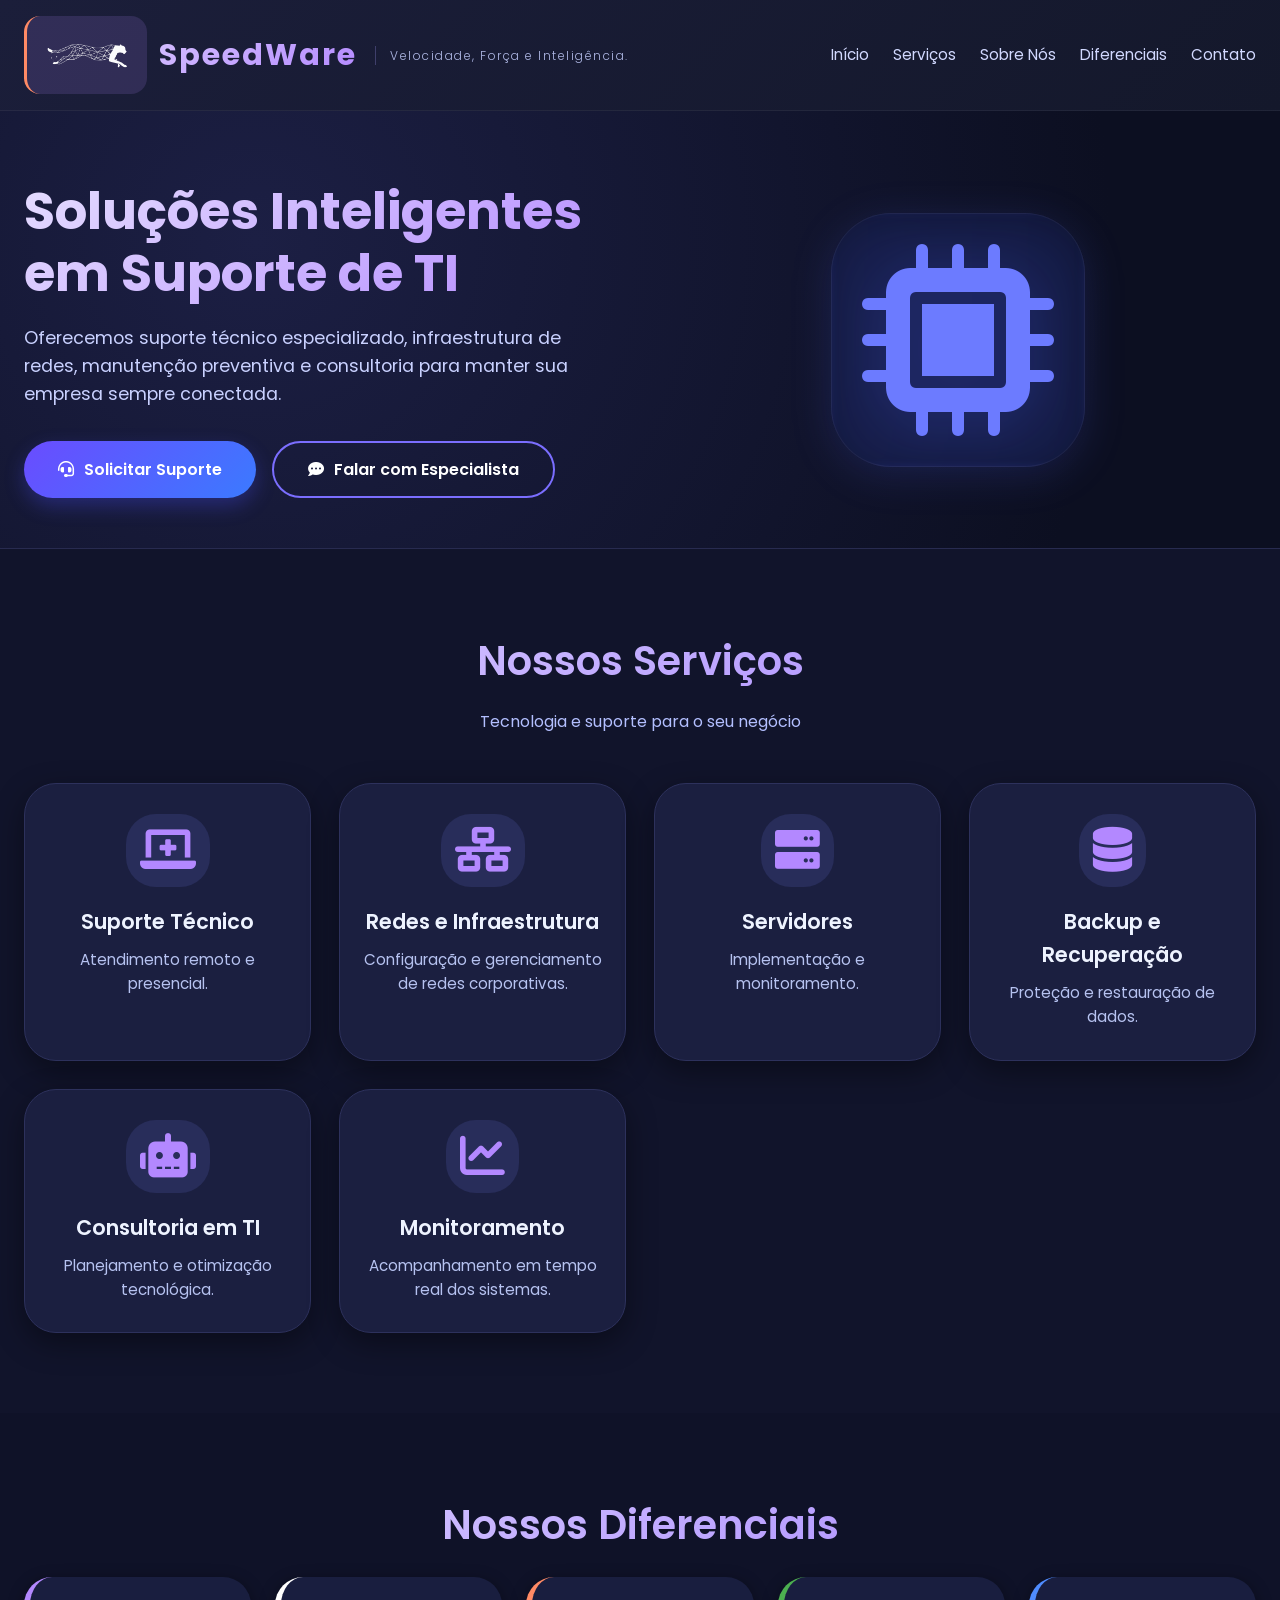
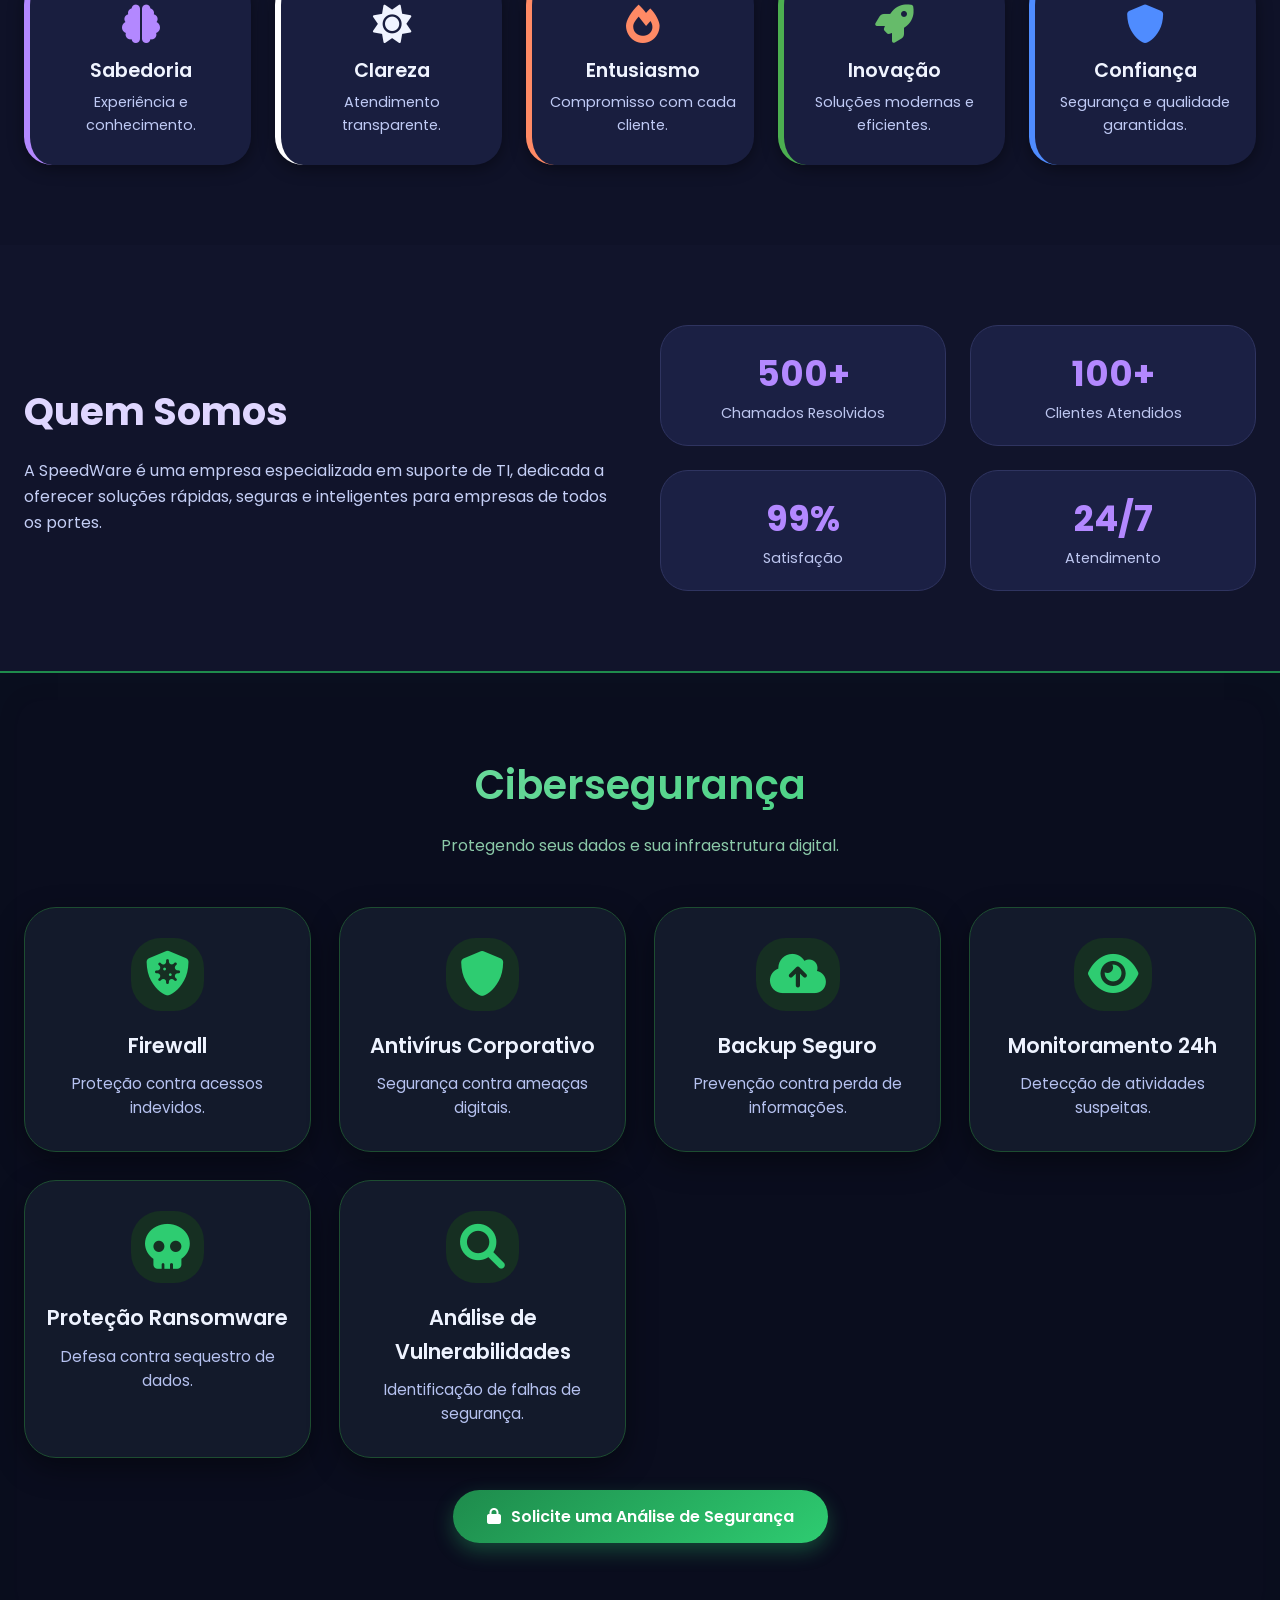
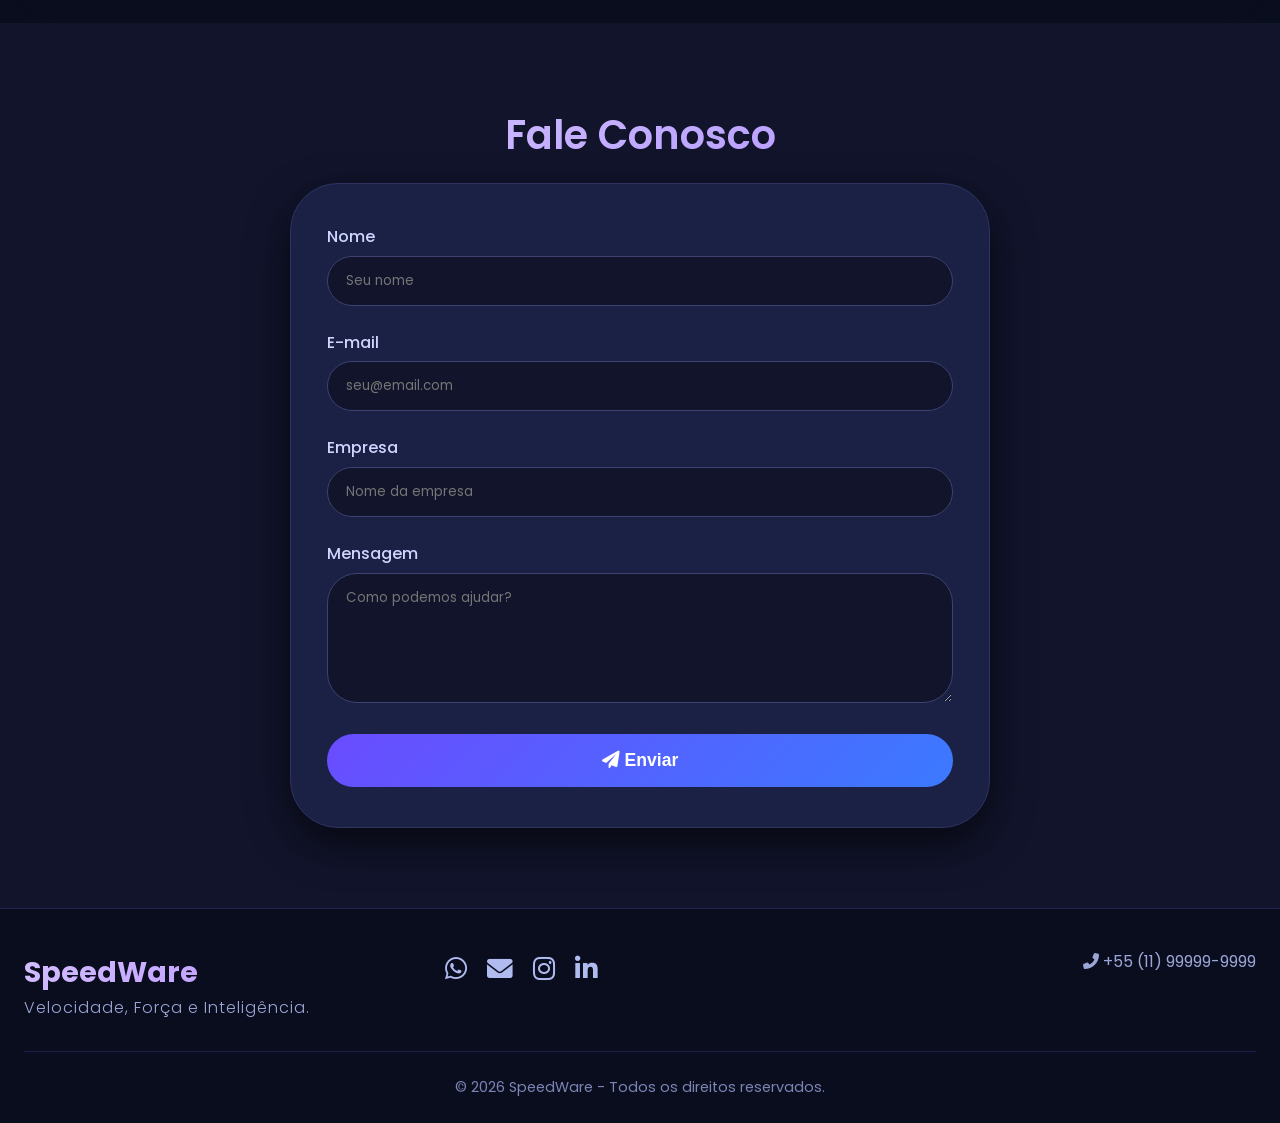
<file: html/spedware.html>
<!DOCTYPE html>
<html lang="pt-BR">
<head>
  <meta charset="UTF-8">
  <meta name="viewport" content="width=device-width, initial-scale=1.0, maximum-scale=1.5">
  <title>SpeedWare · Suporte TI</title>
  <!-- Google Fonts: Poppins -->
  <link rel="preconnect" href="https://fonts.googleapis.com">
  <link rel="preconnect" href="https://fonts.gstatic.com" crossorigin>
  <link href="https://fonts.googleapis.com/css2?family=Poppins:wght@300;400;500;600;700;800&display=swap" rel="stylesheet">
  <!-- Font Awesome 6 (gratuito) para ícones -->
  <link rel="stylesheet" href="https://cdnjs.cloudflare.com/ajax/libs/font-awesome/6.0.0-beta3/css/all.min.css">
  <link rel="stylesheet" href="../css/spedware.css">
 
</head>
<body>
  <!-- CABEÇALHO -->
  <header>
    <div class="container header-grid">
      <div class="logo-area">
        <span class="logo-icon"><img src="../img/clientesemfundo.png" alt="Logo SpeedWare"></span>
        <span class="logo-text">SpeedWare</span>
        <span class="slogan">Velocidade, Força e Inteligência.</span>
      </div>
      <button class="menu-toggle" id="menuToggle" aria-label="Menu"><i class="fas fa-bars"></i></button>
      <nav id="mainNav">
        <a href="#">Início</a>
        <a href="#servicos">Serviços</a>
        <a href="#sobre">Sobre Nós</a>
        <a href="#diferenciais">Diferenciais</a>
        <a href="#contato">Contato</a>
      </nav>
    </div>
  </header>

  <!-- HERO -->
  <section class="hero">
    <div class="container hero-grid">
      <div class="hero-content">
        <h1>Soluções Inteligentes em Suporte de TI</h1>
        <p>Oferecemos suporte técnico especializado, infraestrutura de redes, manutenção preventiva e consultoria para manter sua empresa sempre conectada.</p>
        <div class="hero-buttons">
          <a href="#contato" class="btn"><i class="fas fa-headset"></i> Solicitar Suporte</a>
          <a href="#contato" class="btn btn-outline"><i class="fas fa-comment-dots"></i> Falar com Especialista</a>
        </div>
      </div>
      <div class="hero-image">
        <i class="fas fa-microchip"></i>
      </div>
    </div>
  </section>

  <!-- SERVIÇOS -->
  <section id="servicos" class="servicos">
    <div class="container">
      <h2 class="section-title">Nossos Serviços</h2>
      <p class="section-sub">Tecnologia e suporte para o seu negócio</p>
      <div class="cards-grid">
        <div class="card"><i class="fas fa-laptop-medical"></i><h3>Suporte Técnico</h3><p>Atendimento remoto e presencial.</p></div>
        <div class="card"><i class="fas fa-network-wired"></i><h3>Redes e Infraestrutura</h3><p>Configuração e gerenciamento de redes corporativas.</p></div>
        <div class="card"><i class="fas fa-server"></i><h3>Servidores</h3><p>Implementação e monitoramento.</p></div>
        <div class="card"><i class="fas fa-database"></i><h3>Backup e Recuperação</h3><p>Proteção e restauração de dados.</p></div>
        <div class="card"><i class="fas fa-robot"></i><h3>Consultoria em TI</h3><p>Planejamento e otimização tecnológica.</p></div>
        <div class="card"><i class="fas fa-chart-line"></i><h3>Monitoramento</h3><p>Acompanhamento em tempo real dos sistemas.</p></div>
      </div>
    </div>
  </section>

  <!-- DIFERENCIAIS -->
  <section id="diferenciais" class="diferenciais">
    <div class="container">
      <h2 class="section-title">Nossos Diferenciais</h2>
      <div class="diff-grid">
        <div class="diff-card diff-sabedoria"><i class="fas fa-brain"></i><h4>Sabedoria</h4><p>Experiência e conhecimento.</p></div>
        <div class="diff-card diff-clareza"><i class="fas fa-sun"></i><h4>Clareza</h4><p>Atendimento transparente.</p></div>
        <div class="diff-card diff-entusiasmo"><i class="fas fa-fire"></i><h4>Entusiasmo</h4><p>Compromisso com cada cliente.</p></div>
        <div class="diff-card diff-inovacao"><i class="fas fa-rocket"></i><h4>Inovação</h4><p>Soluções modernas e eficientes.</p></div>
        <div class="diff-card diff-confianca"><i class="fas fa-shield-alt"></i><h4>Confiança</h4><p>Segurança e qualidade garantidas.</p></div>
      </div>
    </div>
  </section>

  <!-- SOBRE + ESTATÍSTICAS -->
  <section id="sobre" class="sobre">
    <div class="container sobre-grid">
      <div class="sobre-texto">
        <h2>Quem Somos</h2>
        <p>A SpeedWare é uma empresa especializada em suporte de TI, dedicada a oferecer soluções rápidas, seguras e inteligentes para empresas de todos os portes.</p>
      </div>
      <div class="stats">
        <div class="stat-item"><div class="num">500+</div><div class="label">Chamados Resolvidos</div></div>
        <div class="stat-item"><div class="num">100+</div><div class="label">Clientes Atendidos</div></div>
        <div class="stat-item"><div class="num">99%</div><div class="label">Satisfação</div></div>
        <div class="stat-item"><div class="num">24/7</div><div class="label">Atendimento</div></div>
      </div>
    </div>
  </section>

  <!-- CIBERSEGURANÇA -->
  <section class="ciberseguranca">
    <div class="container">
      <h2 class="section-title">Cibersegurança</h2>
      <p class="section-sub">Protegendo seus dados e sua infraestrutura digital.</p>
      <div class="cards-grid">
        <div class="card"><i class="fas fa-shield-virus"></i><h3>Firewall</h3><p>Proteção contra acessos indevidos.</p></div>
        <div class="card"><i class="fas fa-shield-alt"></i><h3>Antivírus Corporativo</h3><p>Segurança contra ameaças digitais.</p></div>
        <div class="card"><i class="fas fa-cloud-upload-alt"></i><h3>Backup Seguro</h3><p>Prevenção contra perda de informações.</p></div>
        <div class="card"><i class="fas fa-eye"></i><h3>Monitoramento 24h</h3><p>Detecção de atividades suspeitas.</p></div>
        <div class="card"><i class="fas fa-skull"></i><h3>Proteção Ransomware</h3><p>Defesa contra sequestro de dados.</p></div>
        <div class="card"><i class="fas fa-search"></i><h3>Análise de Vulnerabilidades</h3><p>Identificação de falhas de segurança.</p></div>
      </div>
      <div class="flex-center"><a href="#contato" class="btn btn-verde"><i class="fas fa-lock"></i> Solicite uma Análise de Segurança</a></div>
    </div>
  </section>

  <!-- CONTATO -->
  <section id="contato" class="contato">
    <div class="container">
      <h2 class="section-title">Fale Conosco</h2>
      <div class="form-contato">
        <form>
          <div class="form-group"><label>Nome</label><input type="text" placeholder="Seu nome"></div>
          <div class="form-group"><label>E-mail</label><input type="email" placeholder="seu@email.com"></div>
          <div class="form-group"><label>Empresa</label><input type="text" placeholder="Nome da empresa"></div>
          <div class="form-group"><label>Mensagem</label><textarea placeholder="Como podemos ajudar?"></textarea></div>
          <button type="submit" class="btn-enviar"><i class="fas fa-paper-plane"></i> Enviar</button>
        </form>
      </div>
    </div>
  </section>

  <!-- RODAPÉ -->
  <footer>
    <div class="container">
      <div class="footer-grid">
        <div class="footer-info">
          <h3>SpeedWare</h3>
          <div class="slogan-foot">Velocidade, Força e Inteligência.</div>
        </div>
        <div class="footer-social">
          <a href="#"><i class="fab fa-whatsapp"></i></a>
          <a href="#"><i class="fas fa-envelope"></i></a>
          <a href="#"><i class="fab fa-instagram"></i></a>
          <a href="#"><i class="fab fa-linkedin-in"></i></a>
        </div>
        <div class="footer-info" style="text-align:right;">
          <p style="color:#9ba6d6;"><i class="fas fa-phone-alt"></i> +55 (11) 99999-9999</p>
        </div>
      </div>
      <div class="footer-copy">© 2026 SpeedWare - Todos os direitos reservados.</div>
    </div>
  </footer>

  <script>
    // menu mobile toggle
    document.getElementById('menuToggle').addEventListener('click', function() {
      document.getElementById('mainNav').classList.toggle('open');
    });
  </script>
</body>
</html>
</file>
<file: css/spedware.css>
* {
      margin: 0;
      padding: 0;
      box-sizing: border-box;
    }

    body {
      font-family: 'Poppins', sans-serif;
      background: #0b0e1a;
      color: #f0f4ff;
      line-height: 1.6;
    }

    /* container geral */
    .container {
      max-width: 1280px;
      margin: 0 auto;
      padding: 0 24px;
    }

    /* ===== CABEÇALHO ===== */
    header {
      background: linear-gradient(135deg, #1b1e3a 0%, #14182b 100%);
      border-bottom: 1px solid rgba(255, 255, 255, 0.05);
      padding: 16px 0;
      position: sticky;
      top: 0;
      z-index: 50;
      backdrop-filter: blur(6px);
    }

    .header-grid {
      display: flex;
      align-items: center;
      justify-content: space-between;
      flex-wrap: wrap;
    }

    .logo-area {
      display: flex;
      align-items: center;
      gap: 12px;
    }

    .logo-icon {
      font-size: 2.2rem;
      color: #b388ff;
      background: rgba(179, 136, 255, 0.15);
      padding: 6px 10px;
      border-radius: 16px;
      border-left: 3px solid #ff8a65;
      border-box: border-box block;
    }

    .logo-icon img{
        width: 100px;
        height: 70px;
        margin-bottom: -20px;

    }

    .logo-text {
      font-weight: 700;
      font-size: 1.9rem;
      letter-spacing: 2px;
      background: linear-gradient(145deg, #d4bfff, #b388ff);
      -webkit-background-clip: text;
      -webkit-text-fill-color: transparent;
      background-clip: text;
    }

    .slogan {
      font-size: 0.75rem;
      font-weight: 300;
      letter-spacing: 1.5px;
      color: #b0b9e6;
      margin-left: 6px;
      border-left: 1px solid #3f3f6b;
      padding-left: 14px;
      display: none;
    }

    @media (min-width: 700px) {
      .slogan {
        display: inline-block;
      }
    }

    /* navegação */
    nav {
      display: flex;
      gap: 24px;
      flex-wrap: wrap;
      align-items: center;
    }

    nav a {
      color: #d2d9ff;
      text-decoration: none;
      font-weight: 400;
      font-size: 0.95rem;
      transition: 0.25s;
      position: relative;
      padding: 4px 0;
    }

    nav a::after {
      content: '';
      position: absolute;
      left: 0;
      bottom: -2px;
      width: 0%;
      height: 2.5px;
      background: linear-gradient(90deg, #b388ff, #4f8cff);
      transition: width 0.3s;
      border-radius: 4px;
    }

    nav a:hover {
      color: #ffffff;
    }

    nav a:hover::after {
      width: 100%;
    }

    .menu-toggle {
      display: none;
      font-size: 1.8rem;
      color: #b388ff;
      background: transparent;
      border: none;
      cursor: pointer;
    }

    @media (max-width: 820px) {
      nav {
        display: none;
        width: 100%;
        flex-direction: column;
        align-items: flex-start;
        gap: 12px;
        padding: 20px 0 8px;
        border-top: 1px solid #2f2f5a;
        margin-top: 16px;
      }
      nav.open {
        display: flex;
      }
      .menu-toggle {
        display: block;
      }
    }

    /* ===== SEÇÃO HERO ===== */
    .hero {
      padding: 70px 0 50px;
      background: radial-gradient(circle at 20% 30%, #1c1f44 0%, #0c0f21 80%);
      border-bottom: 1px solid #282b50;
    }

    .hero-grid {
      display: grid;
      grid-template-columns: 1fr 1fr;
      gap: 40px;
      align-items: center;
    }

    .hero-content h1 {
      font-size: 3.2rem;
      font-weight: 700;
      line-height: 1.2;
      background: linear-gradient(145deg, #e4dcff, #b388ff);
      -webkit-background-clip: text;
      -webkit-text-fill-color: transparent;
      background-clip: text;
      margin-bottom: 20px;
    }

    .hero-content p {
      font-size: 1.1rem;
      color: #c9d1ff;
      max-width: 550px;
      margin-bottom: 32px;
    }

    .hero-buttons {
      display: flex;
      flex-wrap: wrap;
      gap: 16px;
    }

    .btn {
      display: inline-flex;
      align-items: center;
      gap: 10px;
      padding: 14px 34px;
      border-radius: 60px;
      font-weight: 600;
      font-size: 1rem;
      border: none;
      background: linear-gradient(135deg, #6a4cff, #3b7aff);
      color: #fff;
      box-shadow: 0 8px 20px rgba(75, 80, 255, 0.3);
      transition: all 0.3s ease;
      cursor: pointer;
      text-decoration: none;
    }

    .btn-outline {
      background: transparent;
      border: 2px solid #7b6eff;
      box-shadow: none;
    }

    .btn:hover {
      transform: translateY(-5px);
      box-shadow: 0 14px 28px rgba(90, 70, 255, 0.5);
    }

    .btn-outline:hover {
      background: rgba(123, 110, 255, 0.15);
      border-color: #b388ff;
    }

    .hero-image {
      display: flex;
      justify-content: center;
      align-items: center;
    }

    .hero-image i {
      font-size: 12rem;
      color: #6c7bff;
      filter: drop-shadow(0 8px 20px rgba(80, 100, 255, 0.4));
      background: rgba(20, 30, 80, 0.4);
      padding: 30px;
      border-radius: 60px;
      backdrop-filter: blur(4px);
      border: 1px solid rgba(255, 255, 255, 0.05);
    }

    @media (max-width: 820px) {
      .hero-grid {
        grid-template-columns: 1fr;
        text-align: center;
      }
      .hero-content p {
        margin-left: auto;
        margin-right: auto;
      }
      .hero-buttons {
        justify-content: center;
      }
      .hero-image i {
        font-size: 8rem;
      }
      .hero-content h1 {
        font-size: 2.5rem;
      }
    }

    /* ===== SERVIÇOS ===== */
    .servicos {
      padding: 80px 0;
      background: #11142b;
    }

    .section-title {
      font-size: 2.5rem;
      font-weight: 600;
      text-align: center;
      margin-bottom: 16px;
      background: linear-gradient(145deg, #e0d6ff, #a381ff);
      -webkit-background-clip: text;
      -webkit-text-fill-color: transparent;
      background-clip: text;
    }

    .section-sub {
      text-align: center;
      color: #b3bfff;
      margin-bottom: 48px;
    }

    .cards-grid {
      display: grid;
      grid-template-columns: repeat(auto-fit, minmax(230px, 1fr));
      gap: 28px;
    }

    .card {
      background: #1b1f40;
      padding: 30px 22px;
      border-radius: 32px;
      box-shadow: 0 10px 30px rgba(0, 0, 0, 0.4);
      transition: all 0.3s cubic-bezier(0.2, 0.9, 0.4, 1);
      border: 1px solid #2d315c;
      text-align: center;
    }

    .card:hover {
      transform: translateY(-12px);
      box-shadow: 0 24px 48px rgba(60, 50, 200, 0.35);
      border-color: #7b6eff;
    }

    .card i {
      font-size: 2.8rem;
      color: #b388ff;
      margin-bottom: 18px;
      background: #282d5a;
      padding: 14px;
      border-radius: 30px;
      transition: 0.2s;
    }

    .card:hover i {
      background: #3b3f77;
      color: #d4bfff;
    }

    .card h3 {
      font-weight: 600;
      font-size: 1.3rem;
      margin-bottom: 10px;
      color: #eef3ff;
    }

    .card p {
      color: #b6c2f0;
      font-size: 0.95rem;
    }

    /* ===== DIFERENCIAIS ===== */
    .diferenciais {
      padding: 80px 0;
      background: #0f1228;
    }

    .diff-grid {
      display: grid;
      grid-template-columns: repeat(auto-fit, minmax(180px, 1fr));
      gap: 24px;
      margin-top: 20px;
    }

    .diff-card {
      padding: 28px 16px;
      border-radius: 28px;
      text-align: center;
      background: #191e3f;
      border-left: 6px solid;
      transition: 0.25s;
      box-shadow: 0 4px 16px rgba(0, 0, 0, 0.4);
    }

    .diff-card:hover {
      transform: scale(1.02);
      background: #222753;
    }

    .diff-card i {
      font-size: 2.4rem;
      margin-bottom: 12px;
    }

    .diff-card h4 {
      font-weight: 600;
      font-size: 1.2rem;
      margin-bottom: 4px;
    }

    .diff-card p {
      font-size: 0.9rem;
      color: #bfcaf5;
    }

    /* cores dos diferenciais */
    .diff-sabedoria { border-color: #b388ff; }
    .diff-sabedoria i { color: #b388ff; }

    .diff-clareza { border-color: #ffffff; }
    .diff-clareza i { color: #f0f4ff; }

    .diff-entusiasmo { border-color: #ff8a65; }
    .diff-entusiasmo i { color: #ff8a65; }

    .diff-inovacao { border-color: #4caf50; }
    .diff-inovacao i { color: #66bb6a; }

    .diff-confianca { border-color: #4f8cff; }
    .diff-confianca i { color: #4f8cff; }

    /* ===== SOBRE + ESTATÍSTICAS ===== */
    .sobre {
      padding: 80px 0;
      background: #11142b;
    }

    .sobre-grid {
      display: grid;
      grid-template-columns: 1fr 1fr;
      gap: 40px;
      align-items: center;
    }

    .sobre-texto h2 {
      font-size: 2.4rem;
      margin-bottom: 16px;
      color: #dfd6ff;
    }

    .sobre-texto p {
      color: #c4cef5;
    }

    .stats {
      display: grid;
      grid-template-columns: 1fr 1fr;
      gap: 24px;
    }

    .stat-item {
      background: #1b2044;
      padding: 20px;
      border-radius: 28px;
      text-align: center;
      border: 1px solid #2f3460;
    }

    .stat-item .num {
      font-size: 2.2rem;
      font-weight: 700;
      color: #b388ff;
    }

    .stat-item .label {
      color: #bdc6f0;
      font-size: 0.9rem;
    }

    @media (max-width: 750px) {
      .sobre-grid {
        grid-template-columns: 1fr;
      }
      .stats {
        grid-template-columns: 1fr 1fr;
      }
    }

    /* ===== CIBERSEGURANÇA ===== */
    .ciberseguranca {
      padding: 80px 0;
      background: #0a0d1e;
      border-top: 2px solid #1f8b4c;
      box-shadow: inset 0 10px 40px rgba(0, 200, 100, 0.02);
    }

    .ciberseguranca .section-title {
      background: linear-gradient(145deg, #88e0b0, #2ecc71);
      -webkit-background-clip: text;
      -webkit-text-fill-color: transparent;
      background-clip: text;
    }

    .ciberseguranca .section-sub {
      color: #8bc9a8;
    }

    .ciberseguranca .cards-grid .card {
      background: #131a2b;
      border-color: #1d4d31;
    }

    .ciberseguranca .card i {
      color: #2ecc71;
      background: #162f22;
    }

    .ciberseguranca .card:hover {
      border-color: #2ecc71;
    }

    .btn-verde {
      background: linear-gradient(145deg, #1e8b4c, #2ecc71);
      box-shadow: 0 8px 20px rgba(46, 204, 113, 0.3);
      margin: 32px auto 0;
      display: inline-flex;
    }

    /* ===== CONTATO ===== */
    .contato {
      padding: 80px 0;
      background: #11142b;
    }

    .form-contato {
      max-width: 700px;
      margin: 0 auto;
      background: #1b2045;
      padding: 40px 36px;
      border-radius: 48px;
      box-shadow: 0 16px 40px rgba(0, 0, 0, 0.6);
      border: 1px solid #2e3360;
    }

    .form-group {
      margin-bottom: 24px;
    }

    .form-group label {
      display: block;
      margin-bottom: 6px;
      font-weight: 500;
      color: #ced6ff;
    }

    .form-group input,
    .form-group textarea {
      width: 100%;
      padding: 14px 18px;
      border-radius: 30px;
      border: 1px solid #3d4270;
      background: #11142b;
      color: #f0f4ff;
      font-family: 'Poppins', sans-serif;
      transition: 0.2s;
    }

    .form-group input:focus,
    .form-group textarea:focus {
      outline: none;
      border-color: #b388ff;
      box-shadow: 0 0 0 4px rgba(130, 100, 255, 0.2);
    }

    .form-group textarea {
      min-height: 130px;
      resize: vertical;
    }

    .btn-enviar {
      width: 100%;
      padding: 16px;
      border-radius: 60px;
      background: linear-gradient(135deg, #6a4cff, #3b7aff);
      font-weight: 700;
      font-size: 1.1rem;
      border: none;
      color: white;
      transition: 0.3s;
      cursor: pointer;
    }

    .btn-enviar:hover {
      transform: scale(1.02);
      box-shadow: 0 12px 30px rgba(80, 70, 255, 0.5);
    }

    /* ===== RODAPÉ ===== */
    footer {
      background: #0a0d1e;
      padding: 40px 0 24px;
      border-top: 1px solid #1f2350;
    }

    .footer-grid {
      display: grid;
      grid-template-columns: 1fr 1fr 1fr;
      gap: 30px;
      margin-bottom: 30px;
    }

    .footer-info h3 {
      font-size: 1.8rem;
      background: linear-gradient(145deg, #d4bfff, #b388ff);
      -webkit-background-clip: text;
      -webkit-text-fill-color: transparent;
      background-clip: text;
    }

    .footer-info .slogan-foot {
      color: #9ba6d6;
      font-weight: 300;
      letter-spacing: 1px;
    }

    .footer-social a {
      color: #b0bbf0;
      font-size: 1.6rem;
      margin-right: 16px;
      transition: 0.2s;
    }

    .footer-social a:hover {
      color: #b388ff;
      transform: translateY(-4px);
    }

    .footer-copy {
      text-align: center;
      border-top: 1px solid #1d214a;
      padding-top: 24px;
      color: #7b84b3;
      font-size: 0.9rem;
    }

    @media (max-width: 700px) {
      .footer-grid {
        grid-template-columns: 1fr;
        gap: 20px;
        text-align: center;
      }
    }

    /* utilitários */
    .text-center {
      text-align: center;
    }
    .mt-2 { margin-top: 24px; }
    .mb-1 { margin-bottom: 8px; }
    .gap-2 { gap: 12px; }
    .flex-center {
      display: flex;
      justify-content: center;
    }
</file>
